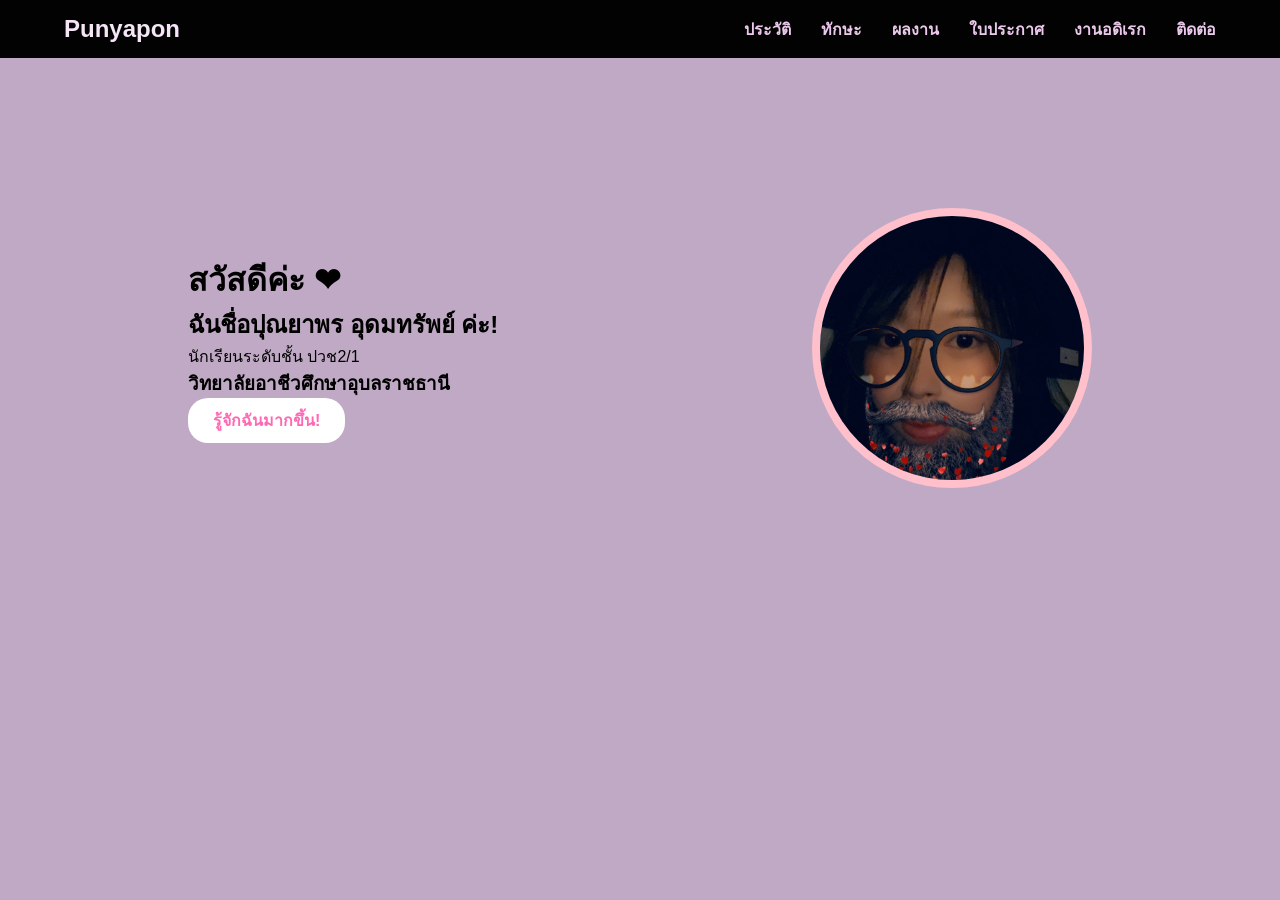
<file: index.html>
<!DOCTYPE html>
<html lang="en">
<head>
    <meta charset="UTF-8">
    <meta name="viewport" content="width=device-width, initial-scale=1.0">
    <title></title>
    <link rel="stylesheet" href="style2.css">
</head>
<body>
    <nav>
        <div class="logo">
            <h1>Punyapon</h1>
        </div>

        <div class="menu">
            <ul>
                <li><a href="#">ประวัติ</a></li>
                <li><a href="#">ทักษะ</a></li>
                <li><a href="#">ผลงาน</a></li>
                <li><a href="#">ใบประกาศ</a></li>
                <li><a href="#">งานอดิเรก</a></li>
                <li><a href="#">ติดต่อ</a></li>

            </ul>

        </div>
    </nav>

    <div class="hero">
        <div class="hero-text">
            <h1>สวัสดีค่ะ ❤</h1>
            <h2>ฉันชื่อปุณยาพร อุดมทรัพย์ ค่ะ!</h2>
        <p>นักเรียนระดับชั้น ปวช2/1<br>
           <h3>วิทยาลัยอาชีวศึกษาอุบลราชธานี</h3>
        </p>
        <a  href="#" class="btn">รู้จักฉันมากขึ้น!</a>
        </div>

        <div class="profile">
            <img src="S__4456451.jpg" alt="รูปตนเอง">

        </div>

    </div>
    
</body>
</html>
</file>
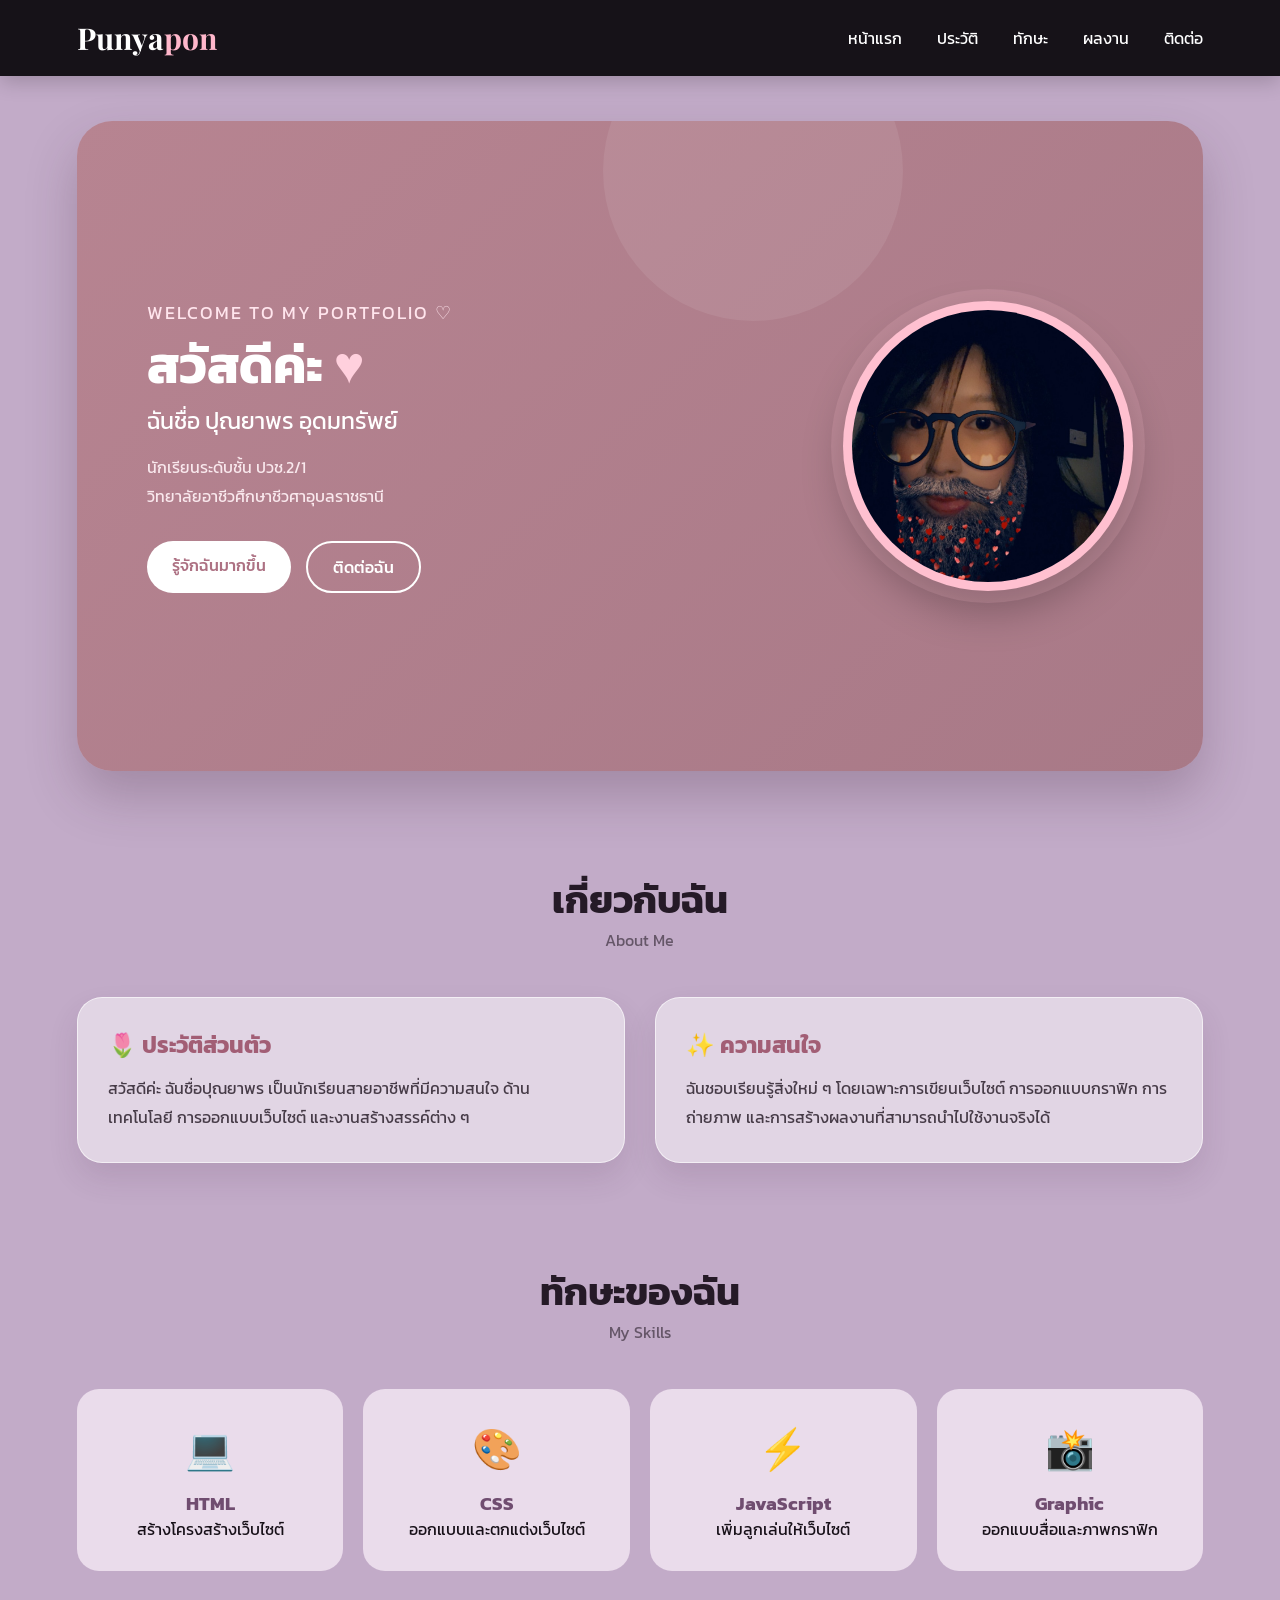
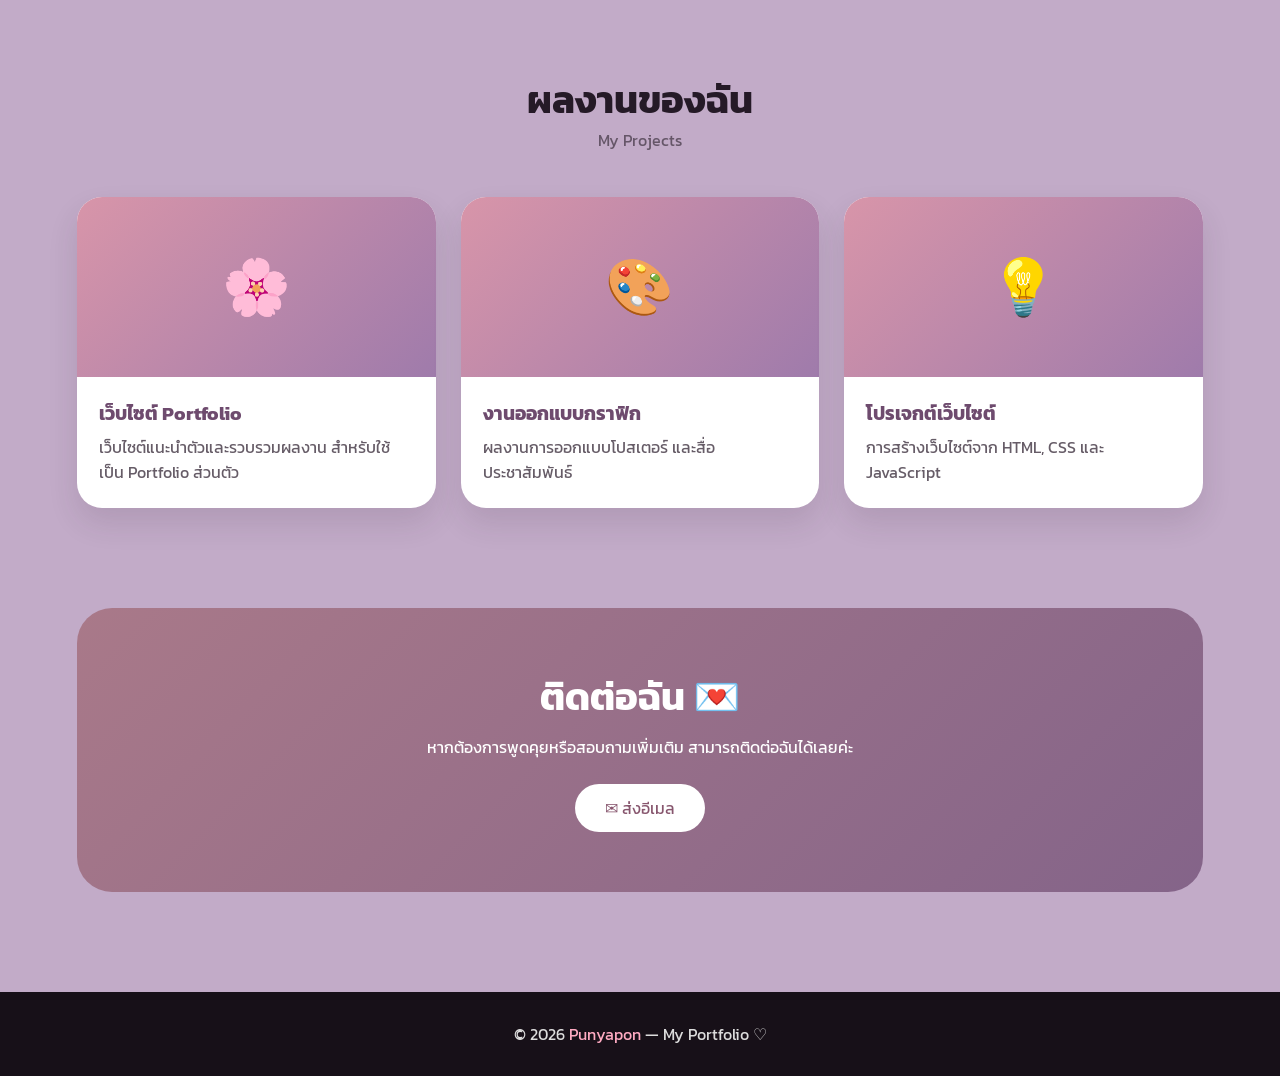
<file: indexx.html>
<!DOCTYPE html>
<html lang="th">
<head>
    <meta charset="UTF-8">
    <meta name="viewport" content="width=device-width, initial-scale=1.0">

    <title>Punyapon | Portfolio</title>

    <!-- Google Font -->
    <link rel="preconnect" href="https://fonts.googleapis.com">
    <link rel="preconnect" href="https://fonts.gstatic.com" crossorigin>
    <link href="https://fonts.googleapis.com/css2?family=Kanit:wght@300;400;500;600&family=Playfair+Display:wght@600;700&display=swap" rel="stylesheet">

    <style>

        /* =========================
           RESET
        ========================= */

        * {
            margin: 0;
            padding: 0;
            box-sizing: border-box;
            scroll-behavior: smooth;
        }

        body {
            font-family: "Kanit", sans-serif;
            background: #c2abc8;
            color: #171018;
        }

        a {
            text-decoration: none;
            color: inherit;
        }


        /* =========================
           NAVBAR
        ========================= */

        header {
            position: sticky;
            top: 0;
            z-index: 1000;

            background: rgba(15, 12, 17, 0.96);
            backdrop-filter: blur(10px);

            padding: 18px 6%;
            display: flex;
            align-items: center;
            justify-content: space-between;

            box-shadow: 0 5px 20px rgba(0,0,0,.2);
        }

        .logo {
            color: #fff;
            font-family: "Playfair Display", serif;
            font-size: 30px;
            font-weight: bold;
        }

        .logo span {
            color: #ffb7cb;
        }

        nav {
            display: flex;
            gap: 35px;
        }

        nav a {
            color: white;
            font-size: 16px;
            position: relative;
            transition: .3s;
        }

        nav a::after {
            content: "";
            position: absolute;
            left: 0;
            bottom: -7px;
            width: 0;
            height: 2px;
            background: #ffabc2;
            transition: .3s;
        }

        nav a:hover {
            color: #ffabc2;
        }

        nav a:hover::after {
            width: 100%;
        }


        /* =========================
           HERO
        ========================= */

        .hero {
            min-height: 650px;

            display: flex;
            align-items: center;
            justify-content: space-between;

            width: 88%;
            max-width: 1200px;

            margin: 45px auto;

            padding: 70px;

            border-radius: 35px;

            background:
                linear-gradient(
                    135deg,
                    #b78491,
                    #a87987
                );

            box-shadow:
                0 25px 50px rgba(67, 40, 60, .25);

            overflow: hidden;
            position: relative;
        }

        /* decorative circles */

        .hero::before {
            content: "";
            position: absolute;

            width: 300px;
            height: 300px;

            border-radius: 50%;

            background: rgba(255,255,255,.08);

            top: -100px;
            right: 300px;
        }

        .hero-text {
            position: relative;
            z-index: 2;
            max-width: 600px;
        }

        .small-title {
            color: #ffe5ed;
            font-size: 18px;
            letter-spacing: 2px;
        }

        .hero h1 {
            font-size: 52px;
            line-height: 1.2;
            margin: 8px 0;

            color: #fff;
        }

        .hero h1 span {
            color: #ffd0dd;
        }

        .hero h2 {
            font-size: 23px;
            font-weight: 400;
            color: #fff;
        }

        .hero p {
            margin-top: 15px;
            color: #f9e8ed;
            line-height: 1.8;
        }

        .buttons {
            display: flex;
            gap: 15px;
            margin-top: 30px;
        }

        .btn {
            padding: 12px 25px;
            border-radius: 30px;

            background: white;
            color: #ad7183;

            font-weight: 500;

            transition: .3s;
        }

        .btn:hover {
            transform: translateY(-4px);
            box-shadow: 0 10px 20px rgba(0,0,0,.2);
        }

        .btn-outline {
            background: transparent;
            color: white;
            border: 2px solid white;
        }


        /* =========================
           PROFILE IMAGE
        ========================= */

        .profile-box {
            position: relative;
            z-index: 2;

            width: 290px;
            height: 290px;

            border-radius: 50%;

            padding: 9px;

            background: #ffc0d0;

            box-shadow:
                0 0 0 12px rgba(255,192,208,.15),
                0 20px 40px rgba(0,0,0,.25);

            animation: floating 4s ease-in-out infinite;
        }

        .profile-box img {
            width: 100%;
            height: 100%;

            object-fit: cover;

            border-radius: 50%;
        }

        @keyframes floating {
            0%,100% {
                transform: translateY(0);
            }

            50% {
                transform: translateY(-12px);
            }
        }


        /* =========================
           SECTION
        ========================= */

        section {
            width: 88%;
            max-width: 1200px;
            margin: 100px auto;
        }

        .section-title {
            text-align: center;
            margin-bottom: 45px;
        }

        .section-title h2 {
            font-size: 38px;
            color: #251a27;
        }

        .section-title p {
            color: #655668;
        }


        /* =========================
           ABOUT
        ========================= */

        .about {
            display: grid;
            grid-template-columns: 1fr 1fr;
            gap: 30px;
        }

        .card {
            background: rgba(255,255,255,.5);
            border: 1px solid rgba(255,255,255,.6);

            border-radius: 25px;

            padding: 30px;

            box-shadow: 0 15px 30px rgba(70,40,70,.12);

            transition: .3s;
        }

        .card:hover {
            transform: translateY(-8px);
        }

        .card h3 {
            color: #a25e75;
            font-size: 23px;
            margin-bottom: 12px;
        }

        .card p {
            line-height: 1.8;
            color: #463b47;
        }


        /* =========================
           SKILLS
        ========================= */

        .skills {
            display: grid;

            grid-template-columns:
                repeat(4, 1fr);

            gap: 20px;
        }

        .skill {
            text-align: center;

            padding: 30px 15px;

            border-radius: 22px;

            background: #eadceb;

            transition: .3s;
        }

        .skill:hover {
            transform: translateY(-8px);
            background: #f3e7f3;
        }

        .skill-icon {
            font-size: 40px;
            margin-bottom: 10px;
        }

        .skill h3 {
            color: #704d70;
        }


        /* =========================
           PROJECT
        ========================= */

        .projects {
            display: grid;

            grid-template-columns:
                repeat(3, 1fr);

            gap: 25px;
        }

        .project {
            overflow: hidden;

            border-radius: 25px;

            background: white;

            box-shadow: 0 15px 30px rgba(50,30,50,.12);

            transition: .3s;
        }

        .project:hover {
            transform: translateY(-10px);
        }

        .project-img {
            height: 180px;

            background:
                linear-gradient(
                    135deg,
                    #d895a9,
                    #9f7bab
                );

            display: flex;
            align-items: center;
            justify-content: center;

            font-size: 55px;
        }

        .project-content {
            padding: 22px;
        }

        .project-content h3 {
            color: #6e4b6e;
            margin-bottom: 8px;
        }

        .project-content p {
            color: #665c67;
            line-height: 1.6;
        }


        /* =========================
           CONTACT
        ========================= */

        .contact {
            text-align: center;

            background:
                linear-gradient(
                    135deg,
                    #a97989,
                    #846489
                );

            padding: 60px 30px;

            border-radius: 35px;

            color: white;
        }

        .contact h2 {
            font-size: 38px;
        }

        .contact p {
            margin: 10px 0 25px;
        }

        .contact-btn {
            display: inline-block;

            background: white;
            color: #87566e;

            padding: 12px 30px;

            border-radius: 30px;

            transition: .3s;
        }

        .contact-btn:hover {
            transform: scale(1.05);
        }


        /* =========================
           FOOTER
        ========================= */

        footer {
            text-align: center;

            padding: 30px;

            background: #171018;

            color: #ddd;

            margin-top: 80px;
        }

        footer span {
            color: #ffabc2;
        }


        /* =========================
           RESPONSIVE
        ========================= */

        @media (max-width: 850px) {

            header {
                flex-direction: column;
                gap: 15px;
            }

            nav {
                gap: 15px;
                flex-wrap: wrap;
                justify-content: center;
            }

            .hero {
                flex-direction: column-reverse;
                text-align: center;

                padding: 45px 25px;
                gap: 40px;
            }

            .hero h1 {
                font-size: 40px;
            }

            .buttons {
                justify-content: center;
            }

            .about {
                grid-template-columns: 1fr;
            }

            .skills {
                grid-template-columns:
                    repeat(2, 1fr);
            }

            .projects {
                grid-template-columns: 1fr;
            }

        }


        @media (max-width: 500px) {

            .hero {
                width: 94%;
            }

            section {
                width: 94%;
            }

            .profile-box {
                width: 220px;
                height: 220px;
            }

            .hero h1 {
                font-size: 34px;
            }

            .skills {
                grid-template-columns: 1fr;
            }

            nav a {
                font-size: 14px;
            }

        }

    </style>
</head>


<body>


<!-- =========================
     NAVBAR
========================= -->

<header>

    <div class="logo">
        Punya<span>pon</span>
    </div>

    <nav>
        <a href="#home">หน้าแรก</a>
        <a href="#about">ประวัติ</a>
        <a href="#skills">ทักษะ</a>
        <a href="#projects">ผลงาน</a>
        <a href="#contact">ติดต่อ</a>
    </nav>

</header>



<!-- =========================
     HERO
========================= -->

<main id="home">

    <div class="hero">

        <div class="hero-text">

            <div class="small-title">
                WELCOME TO MY PORTFOLIO ♡
            </div>

            <h1>
                สวัสดีค่ะ <span>♥</span>
            </h1>

            <h2>
                ฉันชื่อ ปุณยาพร อุดมทรัพย์
            </h2>

            <p>
                นักเรียนระดับชั้น ปวช.2/1<br>
                วิทยาลัยอาชีวศึกษาชีวศาอุบลราชธานี
            </p>

            <div class="buttons">

                <a href="#about" class="btn">
                    รู้จักฉันมากขึ้น
                </a>

                <a href="#contact"
                   class="btn btn-outline">
                    ติดต่อฉัน
                </a>

            </div>

        </div>


        <div class="profile-box">

            <!-- เปลี่ยนชื่อไฟล์รูปตรงนี้ -->
            <img src="S__4456451.jpg"
                 alt="Profile">

        </div>

    </div>

</main>



<!-- =========================
     ABOUT
========================= -->

<section id="about">

    <div class="section-title">

        <h2>เกี่ยวกับฉัน</h2>

        <p>
            About Me
        </p>

    </div>


    <div class="about">

        <div class="card">

            <h3>🌷 ประวัติส่วนตัว</h3>

            <p>
                สวัสดีค่ะ ฉันชื่อปุณยาพร
                เป็นนักเรียนสายอาชีพที่มีความสนใจ
                ด้านเทคโนโลยี การออกแบบเว็บไซต์
                และงานสร้างสรรค์ต่าง ๆ
            </p>

        </div>


        <div class="card">

            <h3>✨ ความสนใจ</h3>

            <p>
                ฉันชอบเรียนรู้สิ่งใหม่ ๆ
                โดยเฉพาะการเขียนเว็บไซต์
                การออกแบบกราฟิก การถ่ายภาพ
                และการสร้างผลงานที่สามารถนำไปใช้งานจริงได้
            </p>

        </div>

    </div>

</section>



<!-- =========================
     SKILLS
========================= -->

<section id="skills">

    <div class="section-title">

        <h2>ทักษะของฉัน</h2>

        <p>
            My Skills
        </p>

    </div>


    <div class="skills">

        <div class="skill">
            <div class="skill-icon">💻</div>
            <h3>HTML</h3>
            <p>สร้างโครงสร้างเว็บไซต์</p>
        </div>

        <div class="skill">
            <div class="skill-icon">🎨</div>
            <h3>CSS</h3>
            <p>ออกแบบและตกแต่งเว็บไซต์</p>
        </div>

        <div class="skill">
            <div class="skill-icon">⚡</div>
            <h3>JavaScript</h3>
            <p>เพิ่มลูกเล่นให้เว็บไซต์</p>
        </div>

        <div class="skill">
            <div class="skill-icon">📸</div>
            <h3>Graphic</h3>
            <p>ออกแบบสื่อและภาพกราฟิก</p>
        </div>

    </div>

</section>



<!-- =========================
     PROJECTS
========================= -->

<section id="projects">

    <div class="section-title">

        <h2>ผลงานของฉัน</h2>

        <p>
            My Projects
        </p>

    </div>


    <div class="projects">

        <div class="project">

            <div class="project-img">
                🌸
            </div>

            <div class="project-content">

                <h3>เว็บไซต์ Portfolio</h3>

                <p>
                    เว็บไซต์แนะนำตัวและรวบรวมผลงาน
                    สำหรับใช้เป็น Portfolio ส่วนตัว
                </p>

            </div>

        </div>


        <div class="project">

            <div class="project-img">
                🎨
            </div>

            <div class="project-content">

                <h3>งานออกแบบกราฟิก</h3>

                <p>
                    ผลงานการออกแบบโปสเตอร์
                    และสื่อประชาสัมพันธ์
                </p>

            </div>

        </div>


        <div class="project">

            <div class="project-img">
                💡
            </div>

            <div class="project-content">

                <h3>โปรเจกต์เว็บไซต์</h3>

                <p>
                    การสร้างเว็บไซต์จาก HTML,
                    CSS และ JavaScript
                </p>

            </div>

        </div>

    </div>

</section>



<!-- =========================
     CONTACT
========================= -->

<section id="contact">

    <div class="contact">

        <h2>ติดต่อฉัน 💌</h2>

        <p>
            หากต้องการพูดคุยหรือสอบถามเพิ่มเติม
            สามารถติดต่อฉันได้เลยค่ะ
        </p>

        <a href="mailto:example@gmail.com"
           class="contact-btn">
            ✉ ส่งอีเมล
        </a>

    </div>

</section>



<!-- =========================
     FOOTER
========================= -->

<footer>

    © 2026
    <span>Punyapon</span>
    — My Portfolio ♡

</footer>


</body>
</html>
</file>
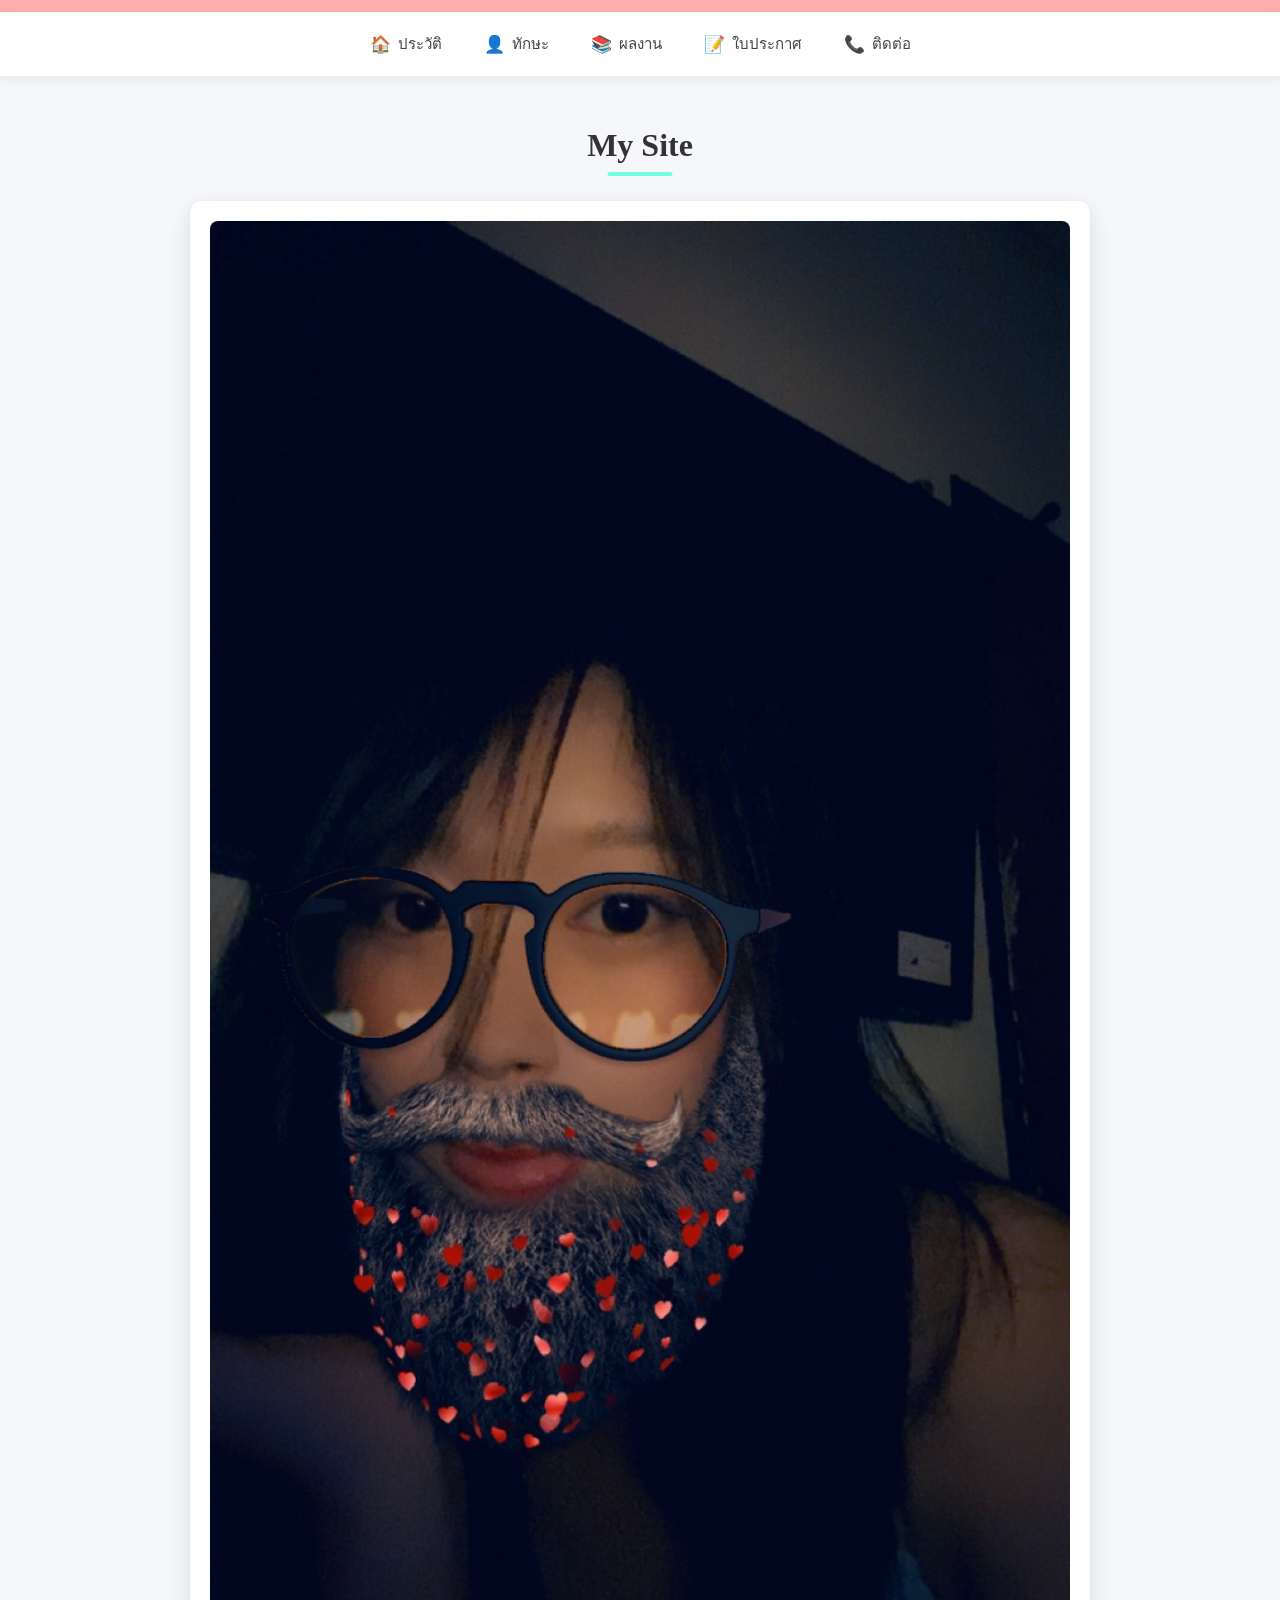
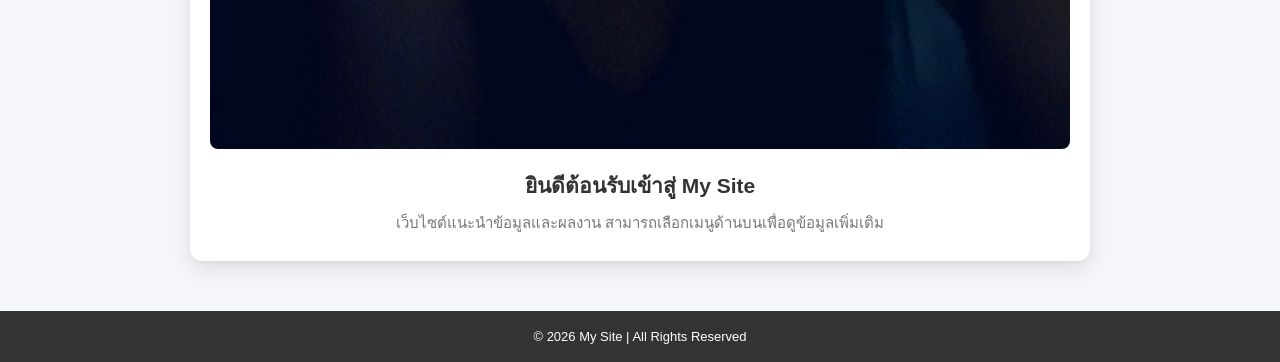
<file: ็home.html>
<!DOCTYPE html>
<html lang="th">
<head>
    <meta charset="UTF-8">
    <meta name="viewport" content="width=device-width, initial-scale=1.0">

    <title>My Site</title>

    <style>
        * {
            margin: 0;
            padding: 0;
            box-sizing: border-box;
        }

        body {
            font-family: Arial, "Tahoma", sans-serif;
            background: #f5f7fb;
            color: #333;
        }

        /* =========================
           TOP BAR
        ========================== */
        .top-bar {
            height: 12px;
            background: #ffaeae;
            box-shadow: 0 2px 8px rgba(0,0,0,0.15);
        }

        /* =========================
           NAVIGATION
        ========================== */
        nav {
            background: #ffffff;
            height: 65px;
            display: flex;
            justify-content: center;
            align-items: center;
            box-shadow: 0 2px 10px rgba(0,0,0,0.08);
            border-bottom: 1px solid #eeeeee;
        }

        .menu {
            display: flex;
            align-items: center;
            justify-content: center;
            gap: 8px;
            list-style: none;
            flex-wrap: wrap;
        }

        .menu li a {
            display: flex;
            align-items: center;
            gap: 7px;
            padding: 10px 17px;
            color: #444;
            text-decoration: none;
            font-size: 15px;
            font-weight: 500;
            border-radius: 8px;
            transition: 0.25s ease;
        }

        .menu li a:hover {
            background: #fff8cc;
            color: #d19b00;
            transform: translateY(-2px);
        }

        .icon {
            font-size: 17px;
        }

        /* =========================
           MAIN CONTENT
        ========================== */
        main {
            min-height: calc(100vh - 77px);
            display: flex;
            justify-content: center;
            padding: 50px 20px;
        }

        .container {
            width: 100%;
            max-width: 900px;
        }

        /* =========================
           TITLE
        ========================== */
        .title {
            text-align: center;
            margin-bottom: 25px;
        }

        .title h1 {
            display: inline-block;
            font-family: Georgia, "Times New Roman", serif;
            font-size: 32px;
            color: #333;
            position: relative;
            padding: 0 20px 12px;
        }

        .title h1::after {
            content: "";
            position: absolute;
            left: 50%;
            bottom: 0;
            width: 65px;
            height: 4px;
            background: #6fffe0;
            border-radius: 10px;
            transform: translateX(-50%);
        }

        /* =========================
           CONTENT CARD
        ========================== */
        .card {
            background: #ffffff;
            padding: 20px;
            border-radius: 12px;
            box-shadow:
                0 8px 25px rgba(0,0,0,0.10),
                0 2px 5px rgba(0,0,0,0.05);
        }

        .image-wrapper {
            width: 100%;
            overflow: hidden;
            border-radius: 8px;
            background: #eee;
        }

        .image-wrapper img {
            display: block;
            width: 100%;
            height: auto;
            object-fit: cover;
            transition: transform 0.4s ease;
        }

        .image-wrapper:hover img {
            transform: scale(1.02);
        }

        /* =========================
           DESCRIPTION
        ========================== */
        .description {
            text-align: center;
            padding: 20px 10px 5px;
        }

        .description h2 {
            font-size: 21px;
            margin-bottom: 8px;
            color: #333;
        }

        .description p {
            color: #777;
            font-size: 15px;
            line-height: 1.7;
        }

        /* =========================
           FOOTER
        ========================== */
        footer {
            text-align: center;
            padding: 18px;
            background: #333;
            color: #ffffff;
            font-size: 13px;
        }

        /* =========================
           RESPONSIVE
        ========================== */
        @media (max-width: 768px) {

            nav {
                height: auto;
                padding: 10px;
            }

            .menu {
                gap: 2px;
            }

            .menu li a {
                font-size: 13px;
                padding: 8px 10px;
            }

            main {
                padding: 30px 12px;
            }

            .title h1 {
                font-size: 27px;
            }

            .card {
                padding: 12px;
            }
        }

        @media (max-width: 480px) {

            .menu li a {
                padding: 7px 8px;
                font-size: 12px;
            }

            .icon {
                font-size: 14px;
            }

            .title {
                margin-bottom: 18px;
            }
        }
    </style>
</head>

<body>

    <!-- แถบสีเหลืองด้านบน -->
    <div class="top-bar"></div>

    <!-- เมนู -->
    <nav>
        <ul class="menu">

            <li>
                <a href="#">
                    <span class="icon">🏠</span>
                    ประวัติ
                </a>
            </li>

            <li>
                <a href="#">
                    <span class="icon">👤</span>
                    ทักษะ
                </a>
            </li>

            <li>
                <a href="#">
                    <span class="icon">📚</span>
                    ผลงาน
                </a>
            </li>

            <li>
                <a href="#">
                    <span class="icon">📝</span>
                    ใบประกาศ
                </a>
            </li>

            <li>
                <a href="#">
                    <span class="icon">📞</span>
                    ติดต่อ
                </a>
            </li>

        </ul>
    </nav>


    <!-- เนื้อหาหลัก -->
    <main>

        <div class="container">

            <!-- หัวข้อ -->
            <div class="title">
                <h1>My Site</h1>
            </div>

            <!-- การ์ดรูปภาพ -->
            <div class="card">

                <div class="image-wrapper">

                    <!-- เปลี่ยนชื่อไฟล์รูปตรงนี้ -->
                    <img
                        src="S__4456451.jpg"
                        
                    >

                </div>

                <div class="description">
                    <h2>ยินดีต้อนรับเข้าสู่ My Site</h2>

                    <p>
                        เว็บไซต์แนะนำข้อมูลและผลงาน
                        สามารถเลือกเมนูด้านบนเพื่อดูข้อมูลเพิ่มเติม
                    </p>
                </div>

            </div>

        </div>

    </main>


    <!-- Footer -->
    <footer>
        © 2026 My Site | All Rights Reserved
    </footer>

</body>
</html>
</file>
<file: style2.css>
*{
    margin: 0;
    padding: 0;
    box-sizing: border-box;
}
body{
    font-family: Arial, "Tahoma" , sans-serif;
    background-color: rgb(191, 169, 196);
    color: rgb(245, 229, 247);
}
nav{
    position: sticky;
    top: 0;
    z-index: 1000;
    background-color: rgb(1, 2, 1);
    padding: 15px 5%;
    display: flex;
    justify-content: space-between;
    align-items: center;
}
nav.logo{
    color: rgb(209, 170, 203);
    font-size: 24px;
    font-weight: bold;  
}
ul{
    list-style: none;
    display: flex;
    gap: 30px;
}
nav ul li a {
    color: rgb(236, 201, 236);
    text-decoration: none;
    font-weight: bold;
}
nav ul li a:hover{
    color: crimson;
}
.hero{
    width: 80%;
    max-width: 1100px;
    margin: 40px auto;
    min-height: 500px;
    display: flex;
    align-items: center;
    justify-content: space-between;
    gap: 50px;
    padding: 60px;
    background: linear-gradient(135deg,rgb(175, 131, 139));
    border-radius: 25px;
    color: black;
}
img{
    display: block;
    margin-left: auto;
    margin-right: auto;
    height: 400px;
    width: 400px;
}
.hreo-text{
    flex: 1;

}
.hreo-text h1{
 font-size: 48px;
 margin-bottom: 15px;
}
.hreo-text h2{
 font-size: 25px;
 margin-bottom: 20px;
}
.hreo-text p{
    font-size: 18px;
    margin-bottom: 25px;
}
.profile{
    flex: 0 0 280px;
    height: 280px;
    border-radius: 50%;
    overflow: hidden;
    border: 8px solid pink;
    background: blueviolet;
}
.profile img{
    width: 300px;
    height: 300px;
    object-fit: cover;
}
.btn{
    display: inline-block;
    padding: 10px 25px;
    background: white;
    color: hotpink;
    border-radius: 20px;
    text-decoration: none;
    font-weight: bold;
}
</file>
